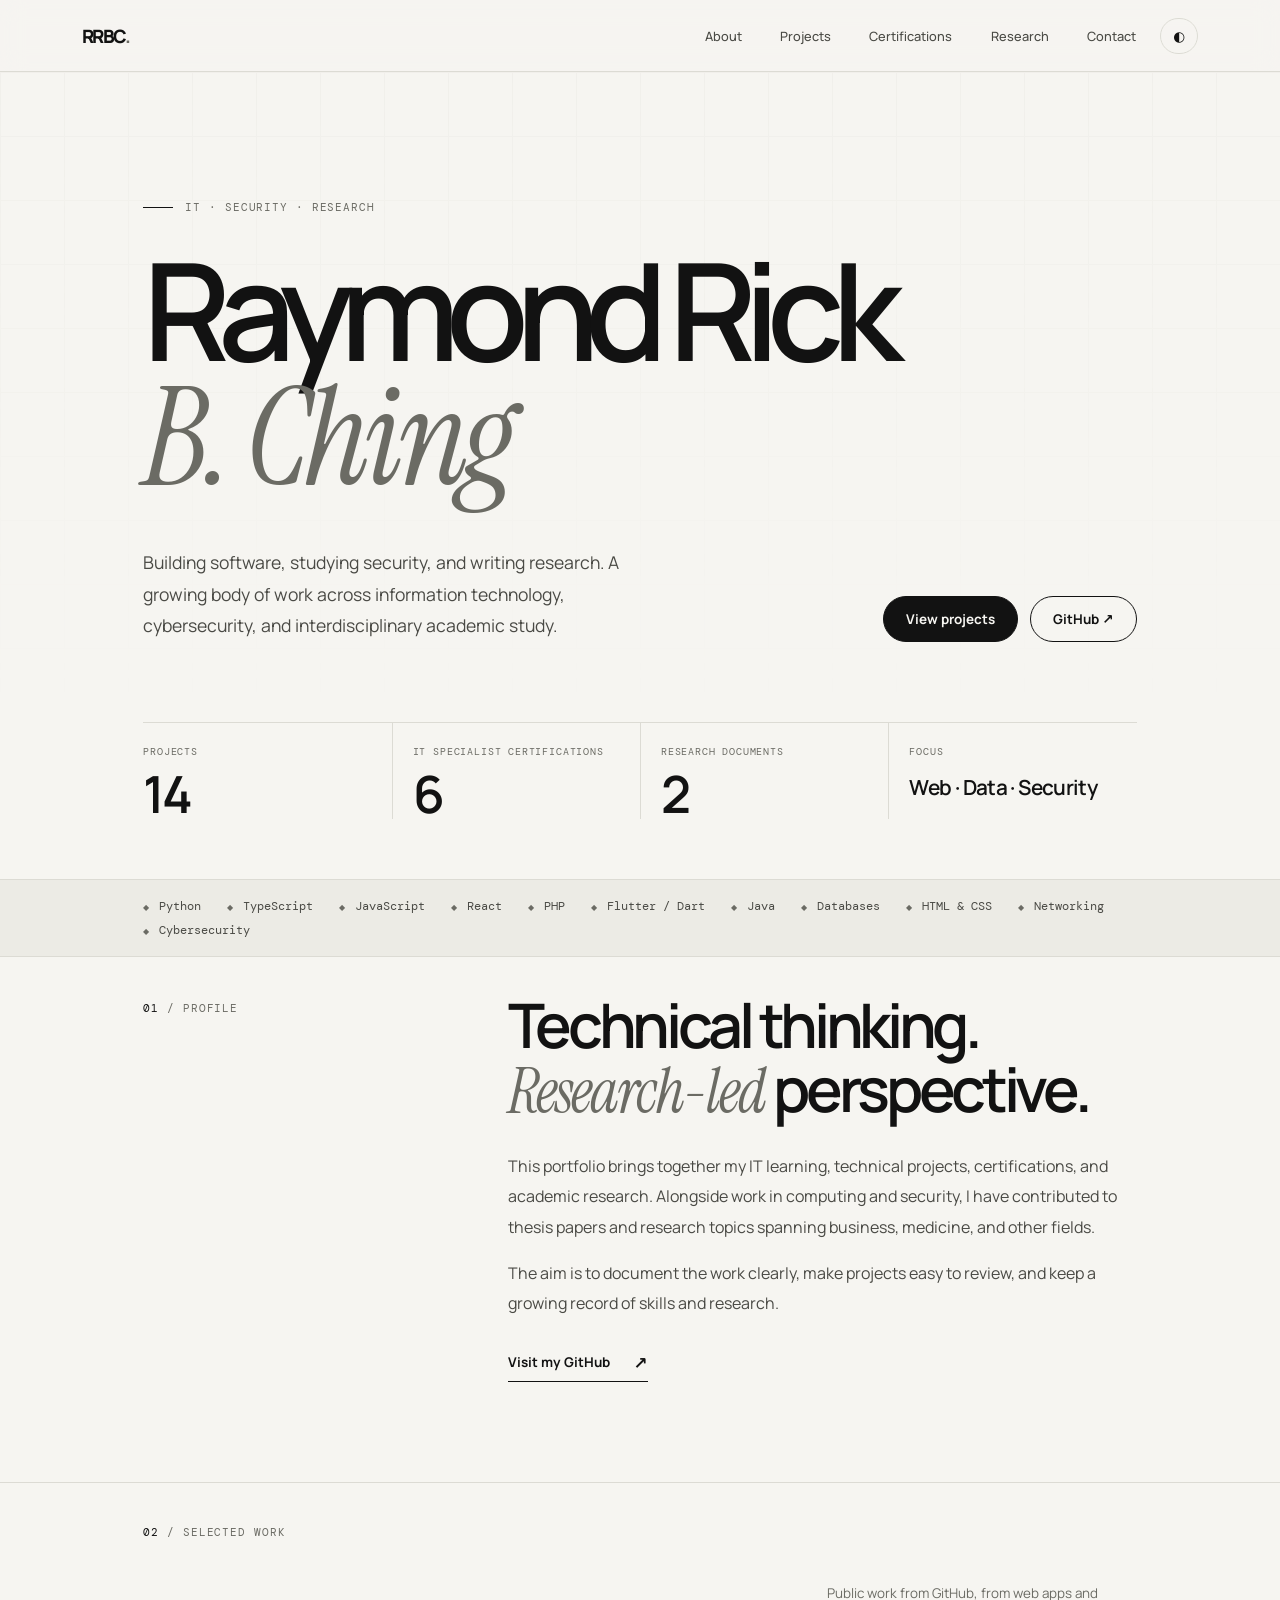
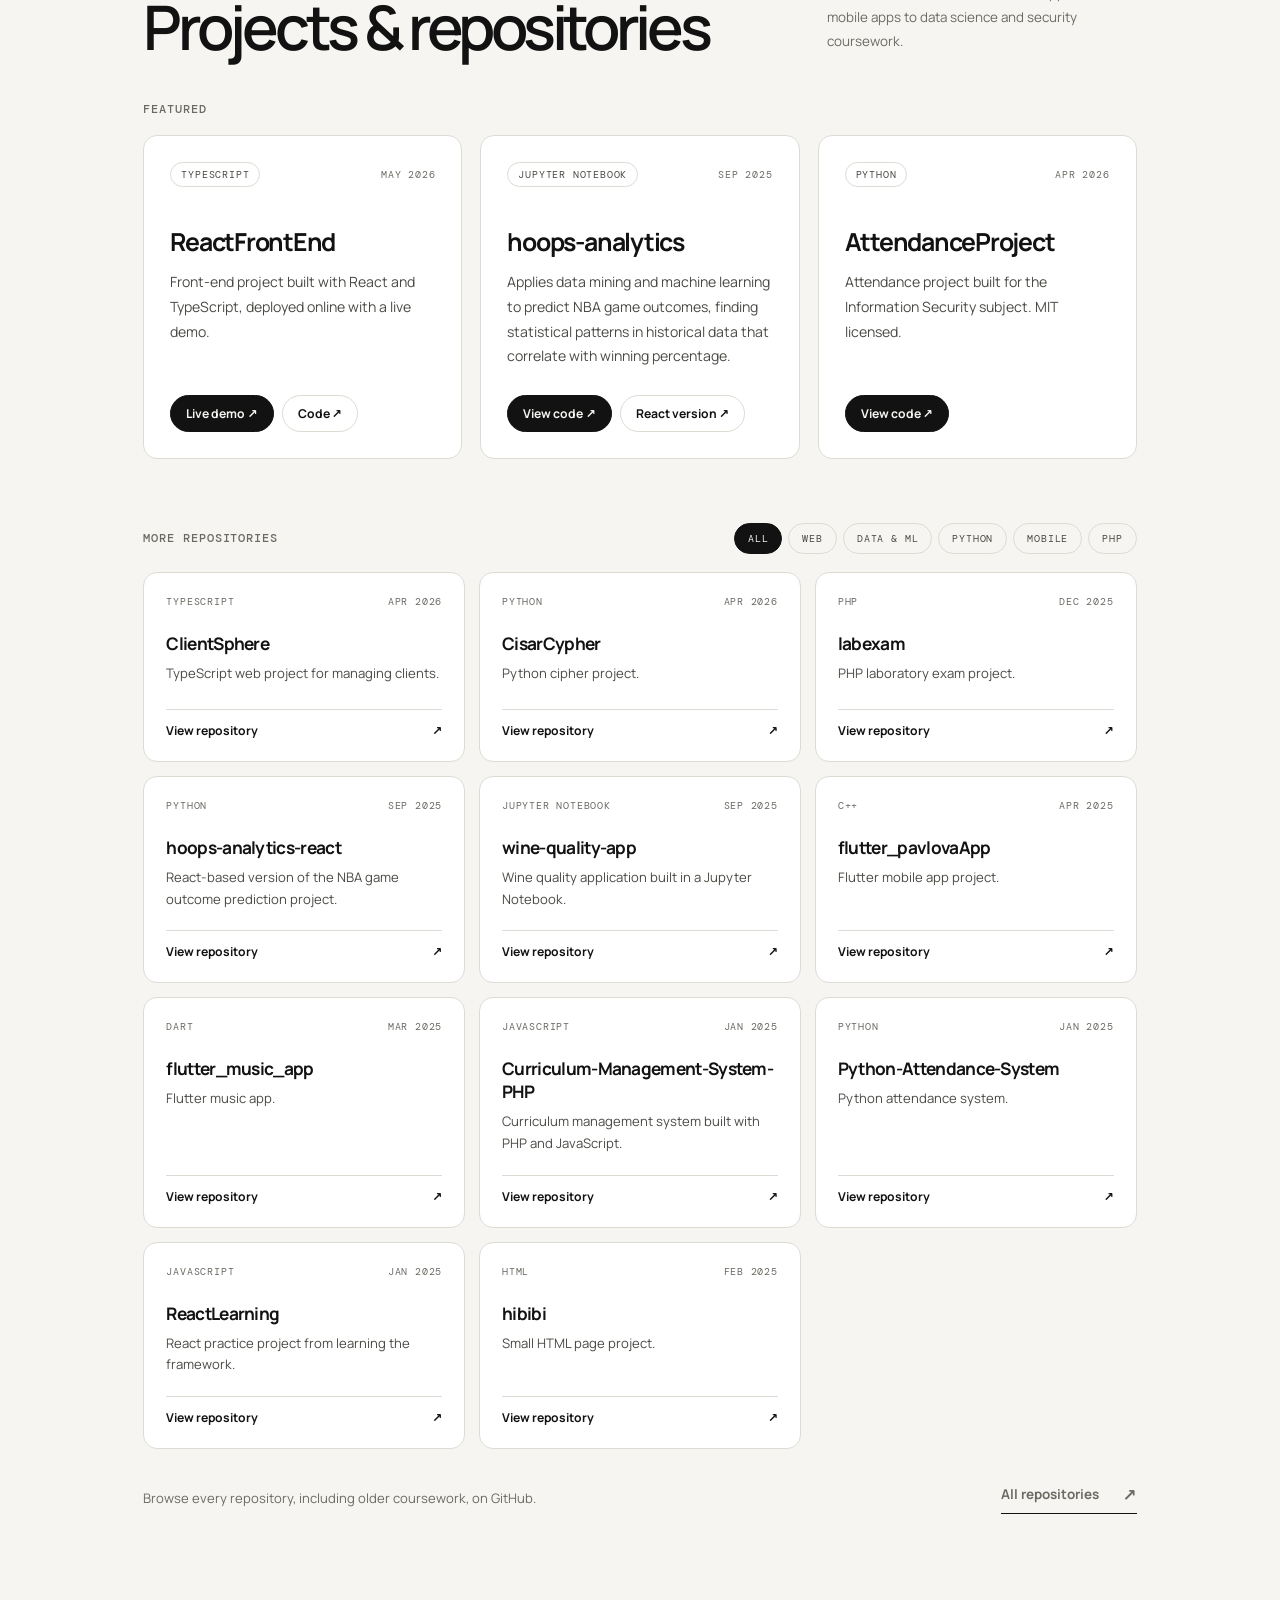
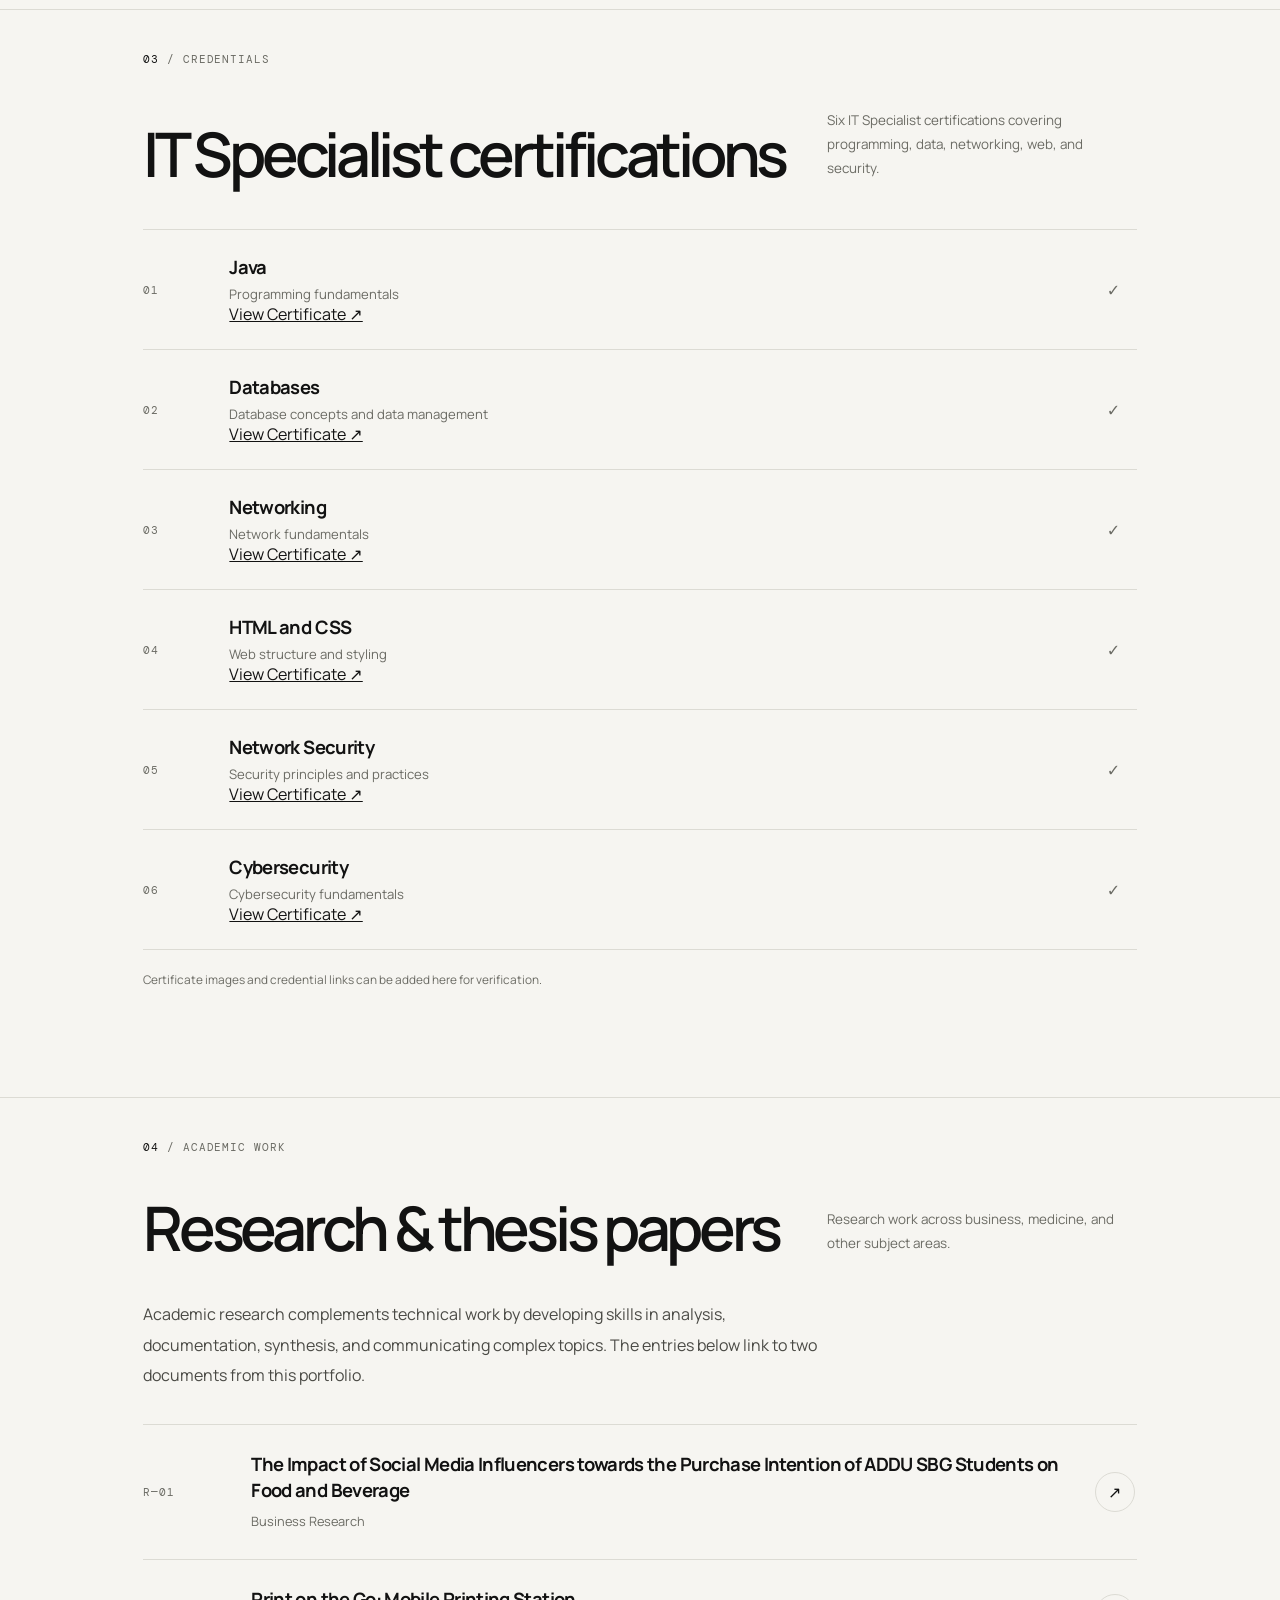
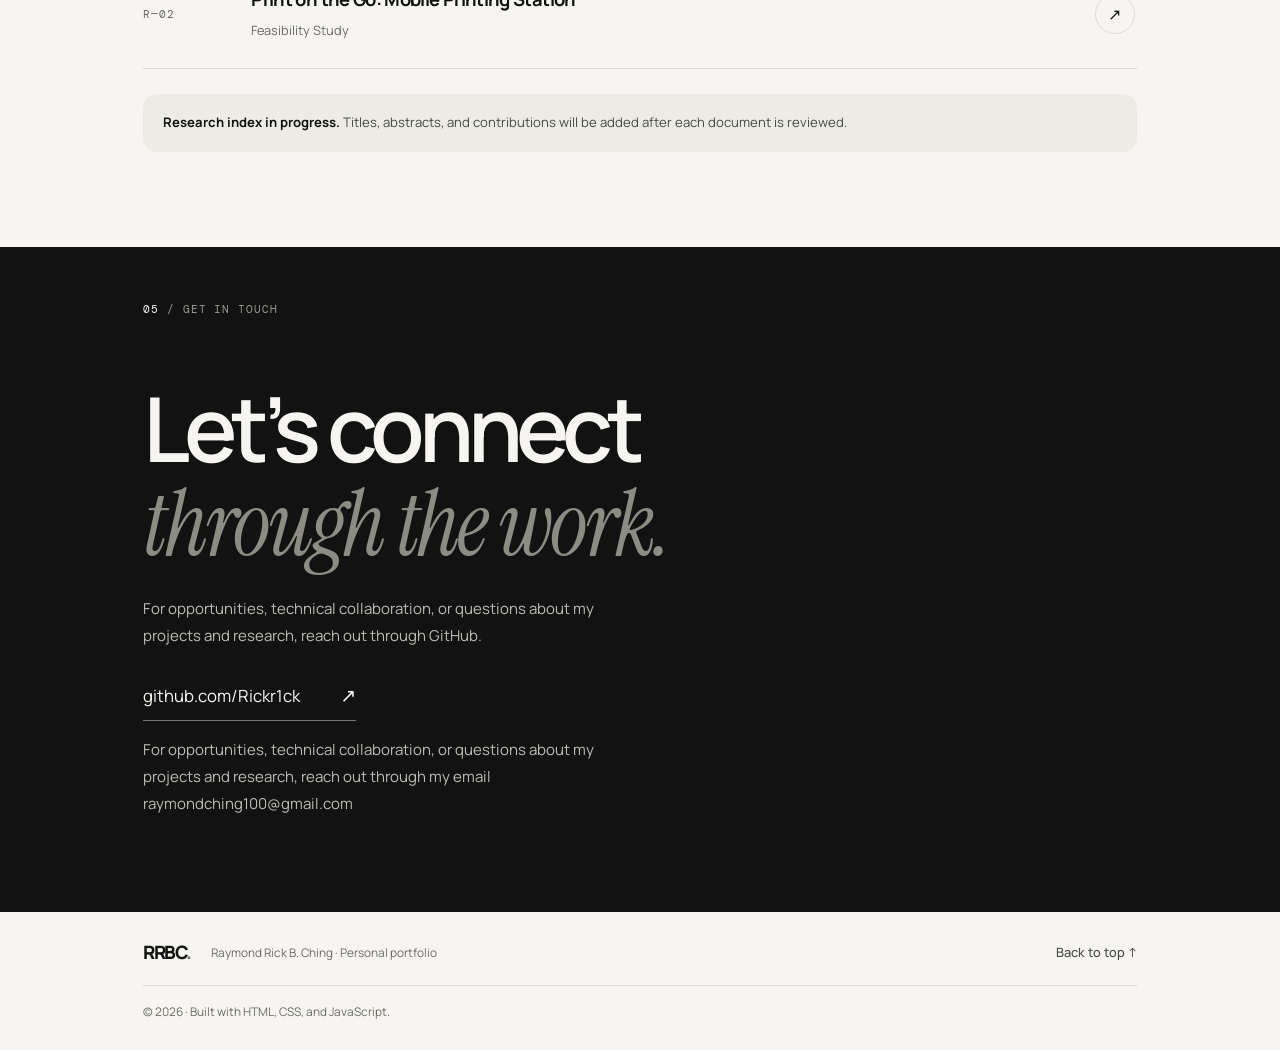
<file: index.html>
<!doctype html>
<html lang="en">
<head>
  <meta charset="utf-8">
  <meta name="viewport" content="width=device-width, initial-scale=1">
  <meta name="description" content="Portfolio of Raymond Rick B. Ching — IT, cybersecurity, software development, and interdisciplinary academic research.">
  <meta name="theme-color" content="#f6f5f1">
  <title>Raymond Rick B. Ching — Portfolio</title>
  <link rel="preconnect" href="https://fonts.googleapis.com">
  <link rel="preconnect" href="https://fonts.gstatic.com" crossorigin>
  <link rel="stylesheet" href="styles.css">
  <link rel="icon" href="favicon.svg" type="image/svg+xml">
</head>
<body>
  <a class="skip-link" href="#main">Skip to content</a>

  <header class="site-header" id="top">
    <a class="wordmark" href="#top" aria-label="Raymond Rick B. Ching home">RRBC<span>.</span></a>
    <nav id="site-nav" class="site-nav" aria-label="Main navigation">
      <a href="#about">About</a>
      <a href="#work">Projects</a>
      <a href="#certifications">Certifications</a>
      <a href="#research">Research</a>
      <a href="#contact">Contact</a>
    </nav>
    <div class="header-actions">
      <button class="theme-toggle" id="theme-toggle" type="button" aria-label="Switch to dark mode">◐</button>
      <button class="menu-toggle" id="menu-toggle" type="button" aria-expanded="false" aria-controls="site-nav">Menu</button>
    </div>
  </header>

  <main id="main">

    <!-- HERO -->
    <section class="hero section-wrap">
      <p class="eyebrow"><span class="eyebrow-line"></span> IT · SECURITY · RESEARCH</p>
      <h1>Raymond Rick<br><span class="name-last">B. Ching</span></h1>
      <div class="hero-bottom">
        <p class="hero-summary">Building software, studying security, and writing research. A growing body of work across information technology, cybersecurity, and interdisciplinary academic study.</p>
        <div class="hero-cta">
          <a class="btn btn-solid" href="#work">View projects</a>
          <a class="btn btn-ghost" href="https://github.com/Rickr1ck" target="_blank" rel="noopener noreferrer">GitHub ↗</a>
        </div>
      </div>

      <dl class="stats">
        <div><dt>Projects</dt><dd>14</dd></div>
        <div><dt>IT Specialist certifications</dt><dd>6</dd></div>
        <div><dt>Research documents</dt><dd>2</dd></div>
        <div><dt>Focus</dt><dd class="stat-text">Web · Data · Security</dd></div>
      </dl>
    </section>

    <!-- TECH STRIP -->
    <div class="tech-strip" aria-label="Technologies used">
      <ul>
        <li>Python</li><li>TypeScript</li><li>JavaScript</li><li>React</li><li>PHP</li><li>Flutter / Dart</li><li>Java</li><li>Databases</li><li>HTML &amp; CSS</li><li>Networking</li><li>Cybersecurity</li>
      </ul>
    </div>

    <!-- ABOUT -->
    <section class="intro section-wrap section-border" id="about">
      <div class="section-label"><span>01</span> / PROFILE</div>
      <div class="intro-content">
        <h2>Technical thinking.<br><em>Research-led</em> perspective.</h2>
        <p>This portfolio brings together my IT learning, technical projects, certifications, and academic research. Alongside work in computing and security, I have contributed to thesis papers and research topics spanning business, medicine, and other fields.</p>
        <p>The aim is to document the work clearly, make projects easy to review, and keep a growing record of skills and research.</p>
        <a class="text-link" href="https://github.com/Rickr1ck" target="_blank" rel="noopener noreferrer">Visit my GitHub <span aria-hidden="true">↗</span></a>
      </div>
    </section>

    <!-- PROJECTS -->
    <section class="section-wrap section-border" id="work">
      <div class="section-label"><span>02</span> / SELECTED WORK</div>
      <div class="section-heading-row">
        <h2>Projects &amp; repositories</h2>
        <p class="section-note">Public work from GitHub, from web apps and mobile apps to data science and security coursework.</p>
      </div>

      <h3 class="subhead">Featured</h3>
      <div class="featured-grid">

        <article class="feature-card">
          <div class="feature-meta"><span class="tag">TypeScript</span><span class="date">May 2026</span></div>
          <h3>ReactFrontEnd</h3>
          <p>Front-end project built with React and TypeScript, deployed online with a live demo.</p>
          <div class="card-links">
            <a class="pill pill-solid" href="https://react-front-end-one.vercel.app" target="_blank" rel="noopener noreferrer">Live demo ↗</a>
            <a class="pill" href="https://github.com/Rickr1ck/ReactFrontEnd" target="_blank" rel="noopener noreferrer">Code ↗</a>
          </div>
        </article>

        <article class="feature-card">
          <div class="feature-meta"><span class="tag">Jupyter Notebook</span><span class="date">Sep 2025</span></div>
          <h3>hoops-analytics</h3>
          <p>Applies data mining and machine learning to predict NBA game outcomes, finding statistical patterns in historical data that correlate with winning percentage.</p>
          <div class="card-links">
            <a class="pill pill-solid" href="https://github.com/Rickr1ck/hoops-analytics" target="_blank" rel="noopener noreferrer">View code ↗</a>
            <a class="pill" href="https://github.com/Rickr1ck/hoops-analytics-react" target="_blank" rel="noopener noreferrer">React version ↗</a>
          </div>
        </article>

        <article class="feature-card">
          <div class="feature-meta"><span class="tag">Python</span><span class="date">Apr 2026</span></div>
          <h3>AttendanceProject</h3>
          <p>Attendance project built for the Information Security subject. MIT licensed.</p>
          <div class="card-links">
            <a class="pill pill-solid" href="https://github.com/Rickr1ck/AttendanceProject" target="_blank" rel="noopener noreferrer">View code ↗</a>
          </div>
        </article>

      </div>

      <div class="filter-row">
        <h3 class="subhead">More repositories</h3>
        <div class="filters" role="group" aria-label="Filter projects">
          <button type="button" class="filter is-active" data-filter="all">All</button>
          <button type="button" class="filter" data-filter="web">Web</button>
          <button type="button" class="filter" data-filter="data">Data &amp; ML</button>
          <button type="button" class="filter" data-filter="python">Python</button>
          <button type="button" class="filter" data-filter="mobile">Mobile</button>
          <button type="button" class="filter" data-filter="php">PHP</button>
        </div>
      </div>

      <div class="project-grid" id="project-grid">
        <article class="project-card" data-cat="web">
          <div class="project-top"><span>TypeScript</span><span>Apr 2026</span></div>
          <h3>ClientSphere</h3>
          <p>TypeScript web project for managing clients.</p>
          <a class="project-link" href="https://github.com/Rickr1ck/ClientSphere" target="_blank" rel="noopener noreferrer">View repository <span aria-hidden="true">↗</span></a>
        </article>

        <article class="project-card" data-cat="python">
          <div class="project-top"><span>Python</span><span>Apr 2026</span></div>
          <h3>CisarCypher</h3>
          <p>Python cipher project.</p>
          <a class="project-link" href="https://github.com/Rickr1ck/CisarCypher" target="_blank" rel="noopener noreferrer">View repository <span aria-hidden="true">↗</span></a>
        </article>

        <article class="project-card" data-cat="php">
          <div class="project-top"><span>PHP</span><span>Dec 2025</span></div>
          <h3>labexam</h3>
          <p>PHP laboratory exam project.</p>
          <a class="project-link" href="https://github.com/Rickr1ck/labexam" target="_blank" rel="noopener noreferrer">View repository <span aria-hidden="true">↗</span></a>
        </article>

        <article class="project-card" data-cat="data web">
          <div class="project-top"><span>Python</span><span>Sep 2025</span></div>
          <h3>hoops-analytics-react</h3>
          <p>React-based version of the NBA game outcome prediction project.</p>
          <a class="project-link" href="https://github.com/Rickr1ck/hoops-analytics-react" target="_blank" rel="noopener noreferrer">View repository <span aria-hidden="true">↗</span></a>
        </article>

        <article class="project-card" data-cat="data">
          <div class="project-top"><span>Jupyter Notebook</span><span>Sep 2025</span></div>
          <h3>wine-quality-app</h3>
          <p>Wine quality application built in a Jupyter Notebook.</p>
          <a class="project-link" href="https://github.com/Rickr1ck/wine-quality-app" target="_blank" rel="noopener noreferrer">View repository <span aria-hidden="true">↗</span></a>
        </article>

        <article class="project-card" data-cat="mobile">
          <div class="project-top"><span>C++</span><span>Apr 2025</span></div>
          <h3>flutter_pavlovaApp</h3>
          <p>Flutter mobile app project.</p>
          <a class="project-link" href="https://github.com/Rickr1ck/flutter_pavlovaApp" target="_blank" rel="noopener noreferrer">View repository <span aria-hidden="true">↗</span></a>
        </article>

        <article class="project-card" data-cat="mobile">
          <div class="project-top"><span>Dart</span><span>Mar 2025</span></div>
          <h3>flutter_music_app</h3>
          <p>Flutter music app.</p>
          <a class="project-link" href="https://github.com/Rickr1ck/flutter_music_app" target="_blank" rel="noopener noreferrer">View repository <span aria-hidden="true">↗</span></a>
        </article>

        <article class="project-card" data-cat="php web">
          <div class="project-top"><span>JavaScript</span><span>Jan 2025</span></div>
          <h3>Curriculum-Management-System-PHP</h3>
          <p>Curriculum management system built with PHP and JavaScript.</p>
          <a class="project-link" href="https://github.com/Rickr1ck/Curriculum-Management-System-PHP" target="_blank" rel="noopener noreferrer">View repository <span aria-hidden="true">↗</span></a>
        </article>

        <article class="project-card" data-cat="python">
          <div class="project-top"><span>Python</span><span>Jan 2025</span></div>
          <h3>Python-Attendance-System</h3>
          <p>Python attendance system.</p>
          <a class="project-link" href="https://github.com/Rickr1ck/Python-Attendance-System" target="_blank" rel="noopener noreferrer">View repository <span aria-hidden="true">↗</span></a>
        </article>

        <article class="project-card" data-cat="web">
          <div class="project-top"><span>JavaScript</span><span>Jan 2025</span></div>
          <h3>ReactLearning</h3>
          <p>React practice project from learning the framework.</p>
          <a class="project-link" href="https://github.com/Rickr1ck/ReactLearning" target="_blank" rel="noopener noreferrer">View repository <span aria-hidden="true">↗</span></a>
        </article>

        <article class="project-card" data-cat="web">
          <div class="project-top"><span>HTML</span><span>Feb 2025</span></div>
          <h3>hibibi</h3>
          <p>Small HTML page project.</p>
          <a class="project-link" href="https://github.com/Rickr1ck/hibibi" target="_blank" rel="noopener noreferrer">View repository <span aria-hidden="true">↗</span></a>
        </article>
      </div>

      <div class="section-footer">
        <span>Browse every repository, including older coursework, on GitHub.</span>
        <a class="text-link" href="https://github.com/Rickr1ck?tab=repositories" target="_blank" rel="noopener noreferrer">All repositories <span aria-hidden="true">↗</span></a>
      </div>
    </section>

    <!-- CERTIFICATIONS -->
    <section class="section-wrap section-border" id="certifications">
      <div class="section-label"><span>03</span> / CREDENTIALS</div>
      <div class="section-heading-row">
        <h2>IT Specialist certifications</h2>
        <p class="section-note">Six IT Specialist certifications covering programming, data, networking, web, and security.</p>
      </div>
     
<div class="cert-grid">
  <article class="cert-item">
    <span class="cert-number">01</span>
    <div>
      <h3>Java</h3>
      <p>Programming fundamentals</p>
      <a href="./certificates/Java.pdf" target="_blank" rel="noopener noreferrer">
        View Certificate ↗
      </a>
    </div>
    <span class="cert-arrow" aria-hidden="true">✓</span>
  </article>

  <article class="cert-item">
    <span class="cert-number">02</span>
    <div>
      <h3>Databases</h3>
      <p>Database concepts and data management</p>
      <a href="./certificates/Databases.pdf"  target="_blank" rel="noopener noreferrer">
        View Certificate ↗
      </a>
    </div>
    <span class="cert-arrow" aria-hidden="true">✓</span>
  </article>

  <article class="cert-item">
    <span class="cert-number">03</span>
    <div>
      <h3>Networking</h3>
      <p>Network fundamentals</p>
      <a href="./certificates/Networking.pdf" target="_blank" rel="noopener noreferrer">
        View Certificate ↗
      </a>
    </div>
    <span class="cert-arrow" aria-hidden="true">✓</span>
  </article>

  <article class="cert-item">
    <span class="cert-number">04</span>
    <div>
      <h3>HTML and CSS</h3>
      <p>Web structure and styling</p>
      <a href="./certificates/HTML and CSS.pdf" target="_blank" rel="noopener noreferrer">
        View Certificate ↗
      </a>
    </div>
    <span class="cert-arrow" aria-hidden="true">✓</span>
  </article>

  <article class="cert-item">
    <span class="cert-number">05</span>
    <div>
      <h3>Network Security</h3>
      <p>Security principles and practices</p>
      <a href="./certificates/Network Security.pdf" target="_blank" rel="noopener noreferrer" >
        View Certificate ↗
      </a>
    </div>
    <span class="cert-arrow" aria-hidden="true">✓</span>
  </article>

  <article class="cert-item">
    <span class="cert-number">06</span>
    <div>
      <h3>Cybersecurity</h3>
      <p>Cybersecurity fundamentals</p>
      <a href="./certificates/Cybersecurity.pdf"
         target="_blank" rel="noopener noreferrer">
        View Certificate ↗
      </a>
    </div>
    <span class="cert-arrow" aria-hidden="true">✓</span>
  </article>
</div>

      <p class="small-print">Certificate images and credential links can be added here for verification.</p>
    </section>

    <!-- RESEARCH -->
    <section class="section-wrap section-border" id="research">
      <div class="section-label"><span>04</span> / ACADEMIC WORK</div>
      <div class="section-heading-row">
        <h2>Research &amp; thesis papers</h2>
        <p class="section-note">Research work across business, medicine, and other subject areas.</p>
      </div>
      <div class="research-intro">
        <p>Academic research complements technical work by developing skills in analysis, documentation, synthesis, and communicating complex topics. The entries below link to two documents from this portfolio.</p>
      </div>
      <div class="research-list">
        <article class="research-item">
          <div class="research-index">R—01</div>
          <div class="research-main"><h3>The Impact of Social Media Influencers towards the Purchase Intention of ADDU SBG Students on Food and Beverage</h3><p>Business Research</p></div>
          <a class="round-link" href="https://docs.google.com/document/d/1yDSKCV_6huTH_kIlQxtCvYEs8yj_kMZEjtmVyRG8OfI/edit?tab=t.0" target="_blank" rel="noopener noreferrer" aria-label="Open research The Impact of Social Media Influencers towards the Purchase Intention of ADDU SBG Students on Food and Beverage">↗</a>
        </article>
        <article class="research-item">
          <div class="research-index">R—02</div>
          <div class="research-main"><h3>Print on the Go: Mobile Printing Station </h3><p>Feasibility Study</p></div>
          <a class="round-link" href="https://docs.google.com/document/d/1qW6E7UqfJFN0LjtnFQO12oypUFMb7nCeF5Ufp7_-zNk/edit?tab=t.0" target="_blank" rel="noopener noreferrer" aria-label="Open Print on the Go: Mobile Printing Station ">↗</a>
        </article>
      </div>
      <div class="research-note"><strong>Research index in progress.</strong> Titles, abstracts, and contributions will be added after each document is reviewed.</div>
    </section>

    <!-- CONTACT -->
    <section class="contact-section" id="contact">
      <div class="section-wrap contact-inner">
        <div class="section-label"><span>05</span> / GET IN TOUCH</div>
        <h2>Let’s connect<br><em>through the work.</em></h2>
        <p>For opportunities, technical collaboration, or questions about my projects and research, reach out through GitHub.</p>
        <a class="contact-link" href="https://github.com/Rickr1ck" target="_blank" rel="noopener noreferrer">github.com/Rickr1ck <span aria-hidden="true">↗</span></a>
        <p>For opportunities, technical collaboration, or questions about my projects and research, reach out through my email raymondching100@gmail.com</p>
        
    </section>
  </main>

  <footer class="site-footer section-wrap">
    <a class="wordmark" href="#top">RRBC<span>.</span></a>
    <p>Raymond Rick B. Ching · Personal portfolio</p>
    <a href="#top" class="back-top">Back to top ↑</a>
    <p class="copyright">© <span id="year">2026</span> · Built with HTML, CSS, and JavaScript.</p>
  </footer>

  <script src="script.js"></script>
</body>
</html>
</file>
<file: styles.css>
@import url('https://fonts.googleapis.com/css2?family=DM+Mono:wght@400;500&family=Instrument+Serif:ital@0;1&family=Manrope:wght@400;500;600;700;800&display=swap');

:root {
  --paper: #f6f5f1;
  --card: #ffffff;
  --ink: #121212;
  --text: #4a4a45;
  --muted: #6b6b64;
  --line: #dcdbd4;
  --soft: #ecebe5;
  --accent: #121212;
  --on-accent: #f6f5f1;
  --mono: "DM Mono", "SFMono-Regular", Consolas, monospace;
  --sans: "Manrope", system-ui, -apple-system, "Segoe UI", sans-serif;
  --serif: "Instrument Serif", Georgia, "Times New Roman", serif;
  --radius: 14px;
}

:root[data-theme="dark"] {
  --paper: #0f0f0f;
  --card: #181817;
  --ink: #f2f1ec;
  --text: #b9b8b1;
  --muted: #8d8c85;
  --line: #2a2a28;
  --soft: #1c1c1a;
  --accent: #f2f1ec;
  --on-accent: #0f0f0f;
}

* { box-sizing: border-box; }
html { scroll-behavior: smooth; scroll-padding-top: 90px; }
body {
  margin: 0;
  background: var(--paper);
  color: var(--ink);
  font-family: var(--sans);
  -webkit-font-smoothing: antialiased;
  transition: background .25s, color .25s;
}
a { color: inherit; }
a:focus-visible, button:focus-visible { outline: 2px solid var(--ink); outline-offset: 4px; border-radius: 4px; }

.skip-link { position: absolute; top: -60px; left: 16px; background: var(--ink); color: var(--paper); padding: 12px; z-index: 99; }
.skip-link:focus { top: 12px; }

/* ---------- Header ---------- */
.site-header {
  position: sticky; top: 0; z-index: 50;
  height: 72px; padding: 0 max(6.4%, calc((100% - 1440px) / 2 + 6.4%));
  display: flex; align-items: center; justify-content: space-between; gap: 24px;
  background: color-mix(in srgb, var(--paper) 82%, transparent);
  backdrop-filter: blur(12px); -webkit-backdrop-filter: blur(12px);
  border-bottom: 1px solid var(--line);
}
.wordmark { font-weight: 800; font-size: 1.15rem; letter-spacing: -.08em; text-decoration: none; }
.wordmark span { color: var(--muted); }
.site-nav { display: flex; gap: clamp(18px, 3vw, 40px); margin-left: auto; }
.site-nav a, .back-top { font-size: .8rem; font-weight: 500; text-decoration: none; color: var(--text); transition: color .2s; }
.site-nav a:hover, .back-top:hover { color: var(--ink); text-decoration: underline; text-underline-offset: 6px; }
.header-actions { display: flex; align-items: center; gap: 10px; }
.theme-toggle, .menu-toggle {
  border: 1px solid var(--line); background: transparent; color: var(--ink);
  font: inherit; font-size: .85rem; cursor: pointer; border-radius: 999px;
  height: 36px; min-width: 36px; padding: 0 12px; transition: background .2s;
}
.theme-toggle:hover, .menu-toggle:hover { background: var(--soft); }
.menu-toggle { display: none; }

/* ---------- Layout ---------- */
.section-wrap { max-width: 1440px; margin: 0 auto; padding-left: 11.2%; padding-right: 11.2%; }
.section-border { border-top: 1px solid var(--line); }
.eyebrow, .section-label, .cert-number, .research-index, .stats dt, .project-top, .tag, .date, .filter {
  font-family: var(--mono); text-transform: uppercase; letter-spacing: .08em;
}
.eyebrow { display: flex; align-items: center; gap: 12px; color: var(--muted); font-size: .7rem; margin: 0 0 34px; }
.eyebrow-line { width: 30px; height: 1px; background: var(--ink); display: inline-block; }
.section-label { color: var(--muted); font-size: .7rem; white-space: nowrap; }
.section-label span { color: var(--ink); }
h2 { font-size: clamp(2.1rem, 4.8vw, 4.4rem); letter-spacing: -.07em; line-height: 1.04; font-weight: 600; margin: 0; }
h2 em, .contact-inner h2 em { font-family: var(--serif); font-style: italic; font-weight: 400; letter-spacing: -.03em; color: var(--muted); }

/* ---------- Hero ---------- */
.hero { padding-top: clamp(70px, 10vw, 140px); padding-bottom: 60px; position: relative; }
.hero::before {
  content: ""; position: absolute; inset: 0 0 auto 0; height: 100%; z-index: -1;
  background-image: linear-gradient(var(--line) 1px, transparent 1px), linear-gradient(90deg, var(--line) 1px, transparent 1px);
  background-size: 64px 64px;
  -webkit-mask-image: linear-gradient(to bottom, rgba(0,0,0,.35), transparent 80%);
          mask-image: linear-gradient(to bottom, rgba(0,0,0,.35), transparent 80%);
  opacity: .6;
}
h1 { font-size: clamp(3.9rem, 10.6vw, 9.4rem); letter-spacing: -.095em; line-height: .91; margin: 0; font-weight: 600; }
.name-last { font-family: var(--serif); font-style: italic; font-weight: 400; letter-spacing: -.04em; color: var(--muted); }
.hero-bottom { margin-top: 46px; display: flex; justify-content: space-between; align-items: flex-end; gap: 32px; flex-wrap: wrap; }
.hero-summary { max-width: 520px; color: var(--text); line-height: 1.8; font-size: clamp(.96rem, 1.5vw, 1.1rem); margin: 0; }
.hero-cta { display: flex; gap: 12px; flex-wrap: wrap; }

.btn { display: inline-flex; align-items: center; padding: 13px 22px; border-radius: 999px; font-size: .84rem; font-weight: 700; text-decoration: none; border: 1px solid var(--ink); transition: transform .2s, background .2s, color .2s; }
.btn:hover { transform: translateY(-2px); }
.btn-solid { background: var(--accent); color: var(--on-accent); }
.btn-ghost { background: transparent; color: var(--ink); }
.btn-ghost:hover { background: var(--ink); color: var(--paper); }

.stats { display: grid; grid-template-columns: repeat(4, 1fr); margin: 80px 0 0; border-top: 1px solid var(--line); }
.stats > div { padding: 22px 20px 0 0; }
.stats > div + div { padding-left: 20px; border-left: 1px solid var(--line); }
.stats dt { font-size: .64rem; color: var(--muted); margin-bottom: 10px; }
.stats dd { margin: 0; font-size: clamp(2rem, 4vw, 3.2rem); font-weight: 600; letter-spacing: -.06em; line-height: 1; }
.stats dd.stat-text { font-size: clamp(1rem, 1.7vw, 1.3rem); letter-spacing: -.03em; line-height: 1.3; padding-top: 6px; }

/* ---------- Tech strip ---------- */
.tech-strip { border-top: 1px solid var(--line); border-bottom: 1px solid var(--line); background: var(--soft); }
.tech-strip ul { list-style: none; margin: 0 auto; padding: 18px 11.2%; max-width: 1440px; display: flex; flex-wrap: wrap; gap: 8px 26px; }
.tech-strip li { font-family: var(--mono); font-size: .74rem; color: var(--text); white-space: nowrap; }
.tech-strip li::before { content: "◆"; font-size: .5rem; margin-right: 10px; color: var(--muted); vertical-align: middle; }

/* ---------- About ---------- */
.intro { display: grid; grid-template-columns: 1fr 2fr; gap: 5%; padding-top: 44px; padding-bottom: 100px; border-top: 0; }
.intro-content { max-width: 730px; }
.intro-content h2 { margin: -8px 0 27px; }
.intro-content p, .research-intro p { max-width: 690px; color: var(--text); font-size: 1rem; line-height: 1.9; }
.text-link { display: inline-flex; align-items: center; gap: 24px; padding-bottom: 7px; border-bottom: 1px solid var(--ink); text-decoration: none; font-size: .84rem; font-weight: 700; white-space: nowrap; }
.text-link span { font-size: 1.05rem; transition: transform .2s; }
.text-link:hover span { transform: translate(3px, -2px); }
.intro-content .text-link { margin-top: 16px; }

/* ---------- Section scaffolding ---------- */
#work, #certifications, #research { padding-top: 42px; padding-bottom: 95px; }
.section-heading-row { display: flex; justify-content: space-between; align-items: flex-end; gap: 36px; margin: 42px 0 44px; }
.section-heading-row h2 { max-width: 650px; }
.section-note { color: var(--muted); max-width: 310px; font-size: .84rem; line-height: 1.8; margin: 0 0 5px; }
.subhead { font-family: var(--mono); font-size: .72rem; font-weight: 500; letter-spacing: .08em; text-transform: uppercase; color: var(--muted); margin: 0 0 18px; }

/* ---------- Featured projects ---------- */
.featured-grid { display: grid; grid-template-columns: repeat(3, minmax(0, 1fr)); gap: 18px; margin-bottom: 64px; }
.feature-card {
  background: var(--card); border: 1px solid var(--line); border-radius: var(--radius);
  padding: 26px; display: flex; flex-direction: column; min-height: 300px;
  transition: transform .25s, box-shadow .25s, border-color .25s;
}
.feature-card:hover { transform: translateY(-4px); border-color: var(--ink); box-shadow: 0 18px 40px -22px rgba(0,0,0,.35); }
.feature-meta { display: flex; justify-content: space-between; align-items: center; gap: 10px; }
.tag { font-size: .62rem; padding: 5px 10px; border: 1px solid var(--line); border-radius: 999px; color: var(--text); }
.date { font-size: .62rem; color: var(--muted); }
.feature-card h3 { font-size: 1.55rem; letter-spacing: -.05em; margin: 38px 0 12px; font-weight: 700; overflow-wrap: anywhere; }
.feature-card p { color: var(--text); font-size: .88rem; line-height: 1.75; margin: 0 0 26px; }
.card-links { margin-top: auto; display: flex; gap: 8px; flex-wrap: wrap; }
.pill { display: inline-flex; padding: 9px 15px; border: 1px solid var(--line); border-radius: 999px; font-size: .76rem; font-weight: 700; text-decoration: none; transition: background .2s, color .2s, border-color .2s; }
.pill:hover { border-color: var(--ink); }
.pill-solid { background: var(--accent); color: var(--on-accent); border-color: var(--accent); }
.pill-solid:hover { opacity: .85; }

/* ---------- Filters + grid ---------- */
.filter-row { display: flex; justify-content: space-between; align-items: center; gap: 16px; flex-wrap: wrap; margin-bottom: 18px; }
.filter-row .subhead { margin: 0; }
.filters { display: flex; gap: 6px; flex-wrap: wrap; }
.filter { font-size: .64rem; padding: 8px 13px; background: transparent; color: var(--text); border: 1px solid var(--line); border-radius: 999px; cursor: pointer; transition: background .2s, color .2s; }
.filter:hover { border-color: var(--ink); }
.filter.is-active { background: var(--accent); color: var(--on-accent); border-color: var(--accent); }

.project-grid { display: grid; grid-template-columns: repeat(3, minmax(0, 1fr)); gap: 14px; }
.project-card { min-height: 190px; padding: 22px; background: var(--card); border: 1px solid var(--line); border-radius: var(--radius); display: flex; flex-direction: column; transition: border-color .2s, transform .2s; }
.project-card:hover { border-color: var(--ink); transform: translateY(-2px); }
.project-card[hidden] { display: none; }
.project-top { display: flex; justify-content: space-between; gap: 10px; font-size: .62rem; color: var(--muted); }
.project-card h3 { margin: 24px 0 8px; font-size: 1.08rem; letter-spacing: -.04em; font-weight: 700; overflow-wrap: anywhere; }
.project-card p { color: var(--text); font-size: .82rem; line-height: 1.65; margin: 0 0 20px; }
.project-link { margin-top: auto; text-decoration: none; font-size: .76rem; font-weight: 700; display: flex; justify-content: space-between; border-top: 1px solid var(--line); padding-top: 12px; }
.project-link span { transition: transform .2s; }
.project-link:hover span { transform: translate(3px, -2px); }

.section-footer { display: flex; justify-content: space-between; gap: 20px; align-items: center; margin-top: 34px; color: var(--muted); font-size: .82rem; }

/* ---------- Certifications ---------- */
.cert-grid { border-top: 1px solid var(--line); }
.cert-item { display: grid; grid-template-columns: 70px 1fr 30px; gap: 16px; align-items: center; padding: 24px 0; border-bottom: 1px solid var(--line); transition: padding .2s, background .2s; }
.cert-item:hover { padding-left: 14px; background: var(--soft); }
.cert-number { font-size: .7rem; color: var(--muted); }
.cert-item h3 { font-size: 1.15rem; letter-spacing: -.035em; margin: 0 0 5px; font-weight: 700; }
.cert-item p { font-size: .82rem; color: var(--muted); margin: 0; }
.cert-arrow { font-size: 1rem; color: var(--muted); }
.small-print { color: var(--muted); font-size: .74rem; line-height: 1.7; margin-top: 20px; }

/* ---------- Research ---------- */
.research-intro { max-width: 700px; margin: -5px 0 34px; }
.research-list { border-top: 1px solid var(--line); }
.research-item { display: grid; grid-template-columns: 90px 1fr 42px; gap: 18px; align-items: center; padding: 26px 0; border-bottom: 1px solid var(--line); }
.research-index { font-size: .7rem; color: var(--muted); }
.research-main h3 { margin: 0 0 8px; font-size: 1.15rem; letter-spacing: -.035em; }
.research-main p { margin: 0; font-size: .8rem; color: var(--muted); line-height: 1.7; }
.round-link { width: 40px; height: 40px; border: 1px solid var(--line); border-radius: 50%; display: grid; place-items: center; text-decoration: none; transition: background .2s, color .2s; }
.round-link:hover { background: var(--accent); color: var(--on-accent); border-color: var(--accent); }
.research-note { margin-top: 25px; background: var(--soft); border-radius: var(--radius); padding: 17px 20px; color: var(--text); font-size: .82rem; line-height: 1.8; }
.research-note strong { color: var(--ink); }

/* ---------- Contact ---------- */
.contact-section { background: #121212; color: #f6f5f1; padding: 55px 0 80px; }
.contact-inner .section-label { color: #9a9a93; }
.contact-inner .section-label span { color: #f6f5f1; }
.contact-inner h2 { margin: 65px 0 24px; font-size: clamp(3rem, 7vw, 6.6rem); }
.contact-inner h2 em { color: #8c8c85; }
.contact-inner > p { max-width: 480px; color: #bcbcb5; font-size: .94rem; line-height: 1.8; }
.contact-link { margin-top: 18px; display: inline-flex; gap: 40px; align-items: center; text-decoration: none; border-bottom: 1px solid #777; padding-bottom: 12px; font-size: 1.05rem; transition: border-color .2s; }
.contact-link:hover { border-color: #f6f5f1; }
.contact-link span { font-size: 1.2rem; }
.contact-section a:focus-visible { outline-color: #f6f5f1; }

/* ---------- Footer ---------- */
.site-footer { display: grid; grid-template-columns: auto 1fr auto; gap: 20px; align-items: center; padding-top: 27px; padding-bottom: 30px; }
.site-footer p { margin: 0; color: var(--muted); font-size: .74rem; }
.site-footer .copyright { grid-column: 1 / -1; border-top: 1px solid var(--line); padding-top: 17px; }

/* ---------- Reveal on scroll ---------- */
.js .reveal { opacity: 0; transform: translateY(18px); transition: opacity .6s ease, transform .6s ease; }
.js .reveal.in { opacity: 1; transform: none; }

/* ---------- Responsive ---------- */
@media (min-width: 1441px) { .section-wrap, .tech-strip ul { padding-left: 160px; padding-right: 160px; } }
@media (max-width: 1000px) {
  .featured-grid { grid-template-columns: 1fr; }
  .feature-card { min-height: 0; }
  .feature-card h3 { margin-top: 28px; }
  .project-grid { grid-template-columns: repeat(2, minmax(0, 1fr)); }
}
@media (max-width: 800px) {
  .section-wrap, .tech-strip ul { padding-left: 7%; padding-right: 7%; }
  .site-header { padding: 0 7%; }
  .intro { grid-template-columns: 1fr; gap: 36px; padding-bottom: 70px; }
  .intro-content h2 { margin-top: 0; }
  .section-heading-row { display: block; }
  .section-note { margin-top: 20px; max-width: 500px; }
  .stats { grid-template-columns: repeat(2, 1fr); }
  .stats > div:nth-child(3) { padding-left: 0; border-left: 0; }
  .stats > div:nth-child(n+3) { margin-top: 22px; border-top: 1px solid var(--line); }
}
@media (max-width: 640px) {
  .site-header { height: 64px; }
  .menu-toggle { display: inline-block; }
  .site-nav { display: none; position: absolute; top: 64px; left: 0; right: 0; padding: 22px 7%; background: var(--paper); border-bottom: 1px solid var(--line); flex-direction: column; gap: 20px; }
  .site-nav.open { display: flex; }
  .site-nav a { font-size: .95rem; }
  .hero { padding-top: 70px; }
  h1 { font-size: clamp(3.4rem, 16vw, 5.6rem); }
  .project-grid { grid-template-columns: 1fr; }
  .project-card { min-height: 170px; }
  .cert-item { grid-template-columns: 42px 1fr 20px; gap: 10px; }
  .research-item { grid-template-columns: 58px 1fr 40px; gap: 10px; }
  #work, #certifications, #research { padding-bottom: 68px; }
  .section-footer { align-items: flex-start; flex-direction: column; }
  .site-footer { grid-template-columns: auto 1fr; }
  .site-footer .back-top, .site-footer .copyright { grid-column: 1 / -1; }
  .contact-section { padding-bottom: 62px; }
}
@media (prefers-reduced-motion: reduce) {
  html { scroll-behavior: auto; }
  *, *::before, *::after { transition-duration: .01ms !important; animation-duration: .01ms !important; }
  .js .reveal { opacity: 1; transform: none; }
}
</file>
